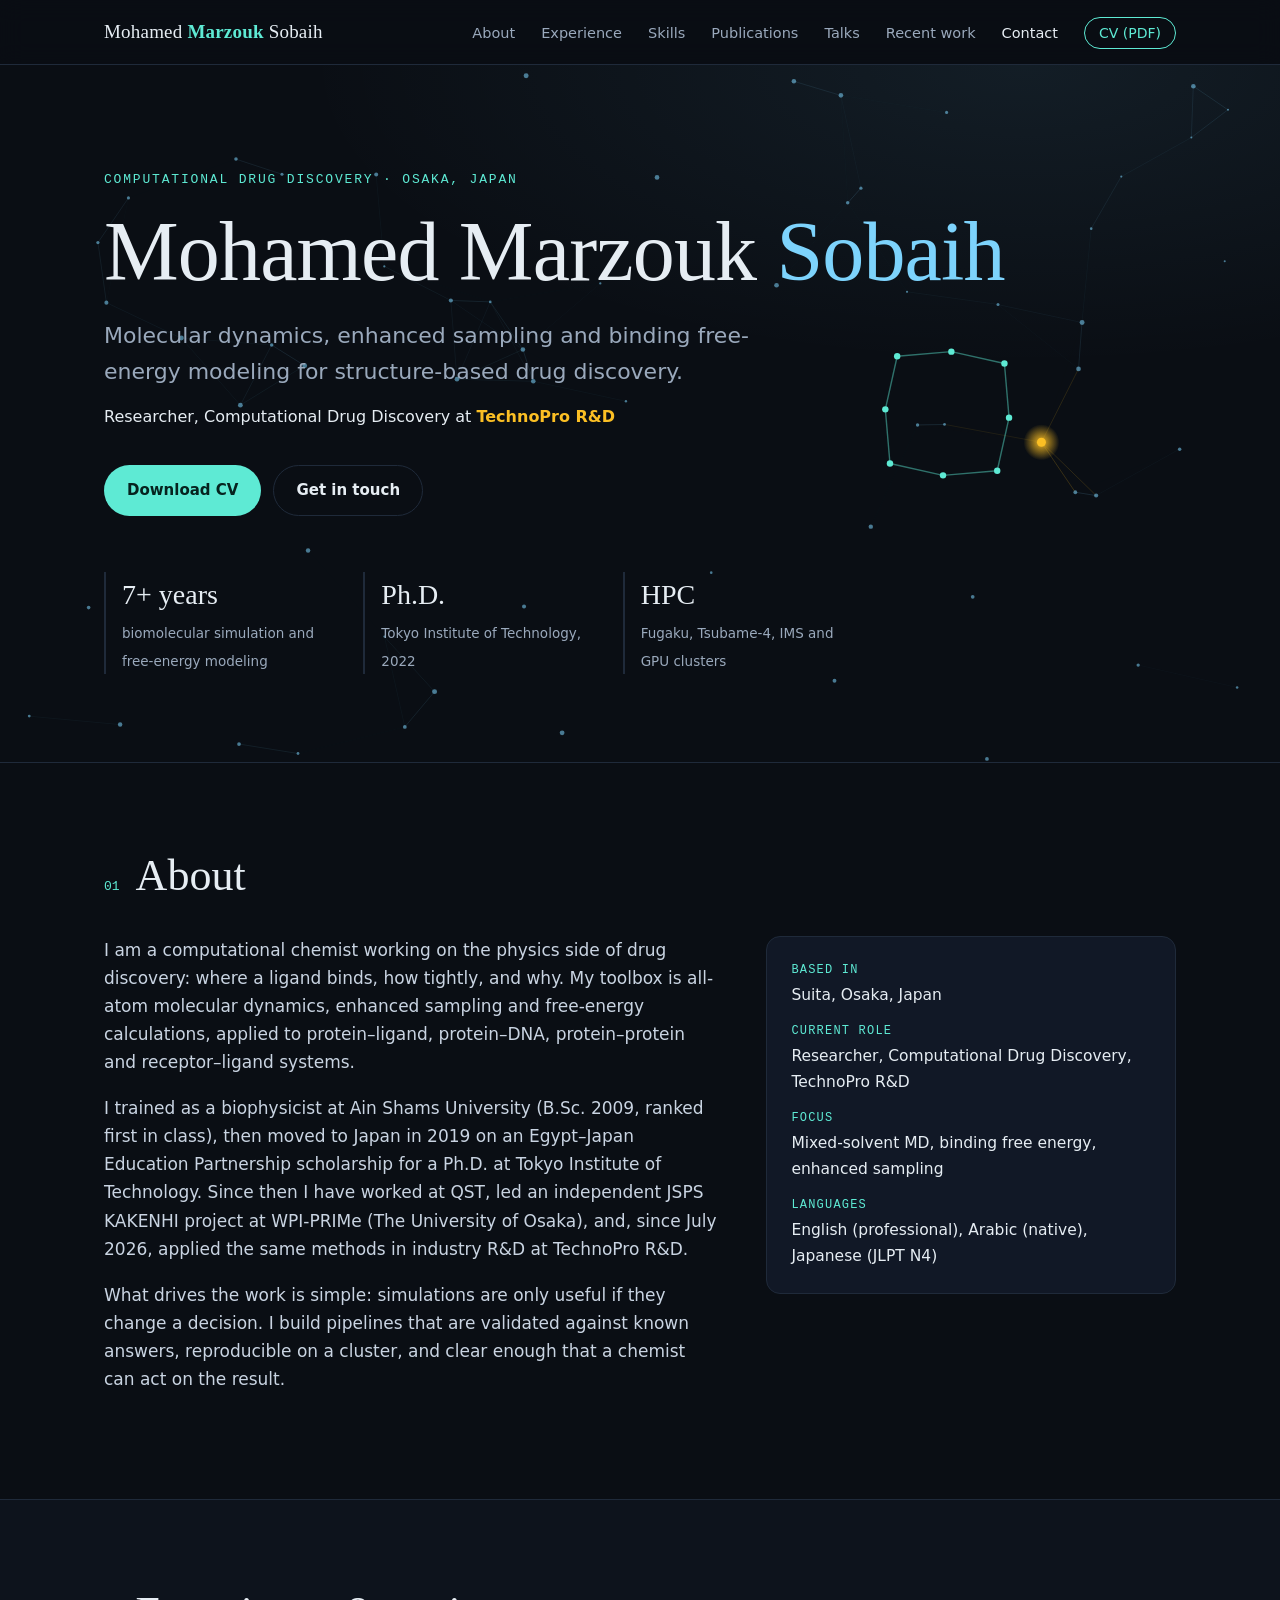
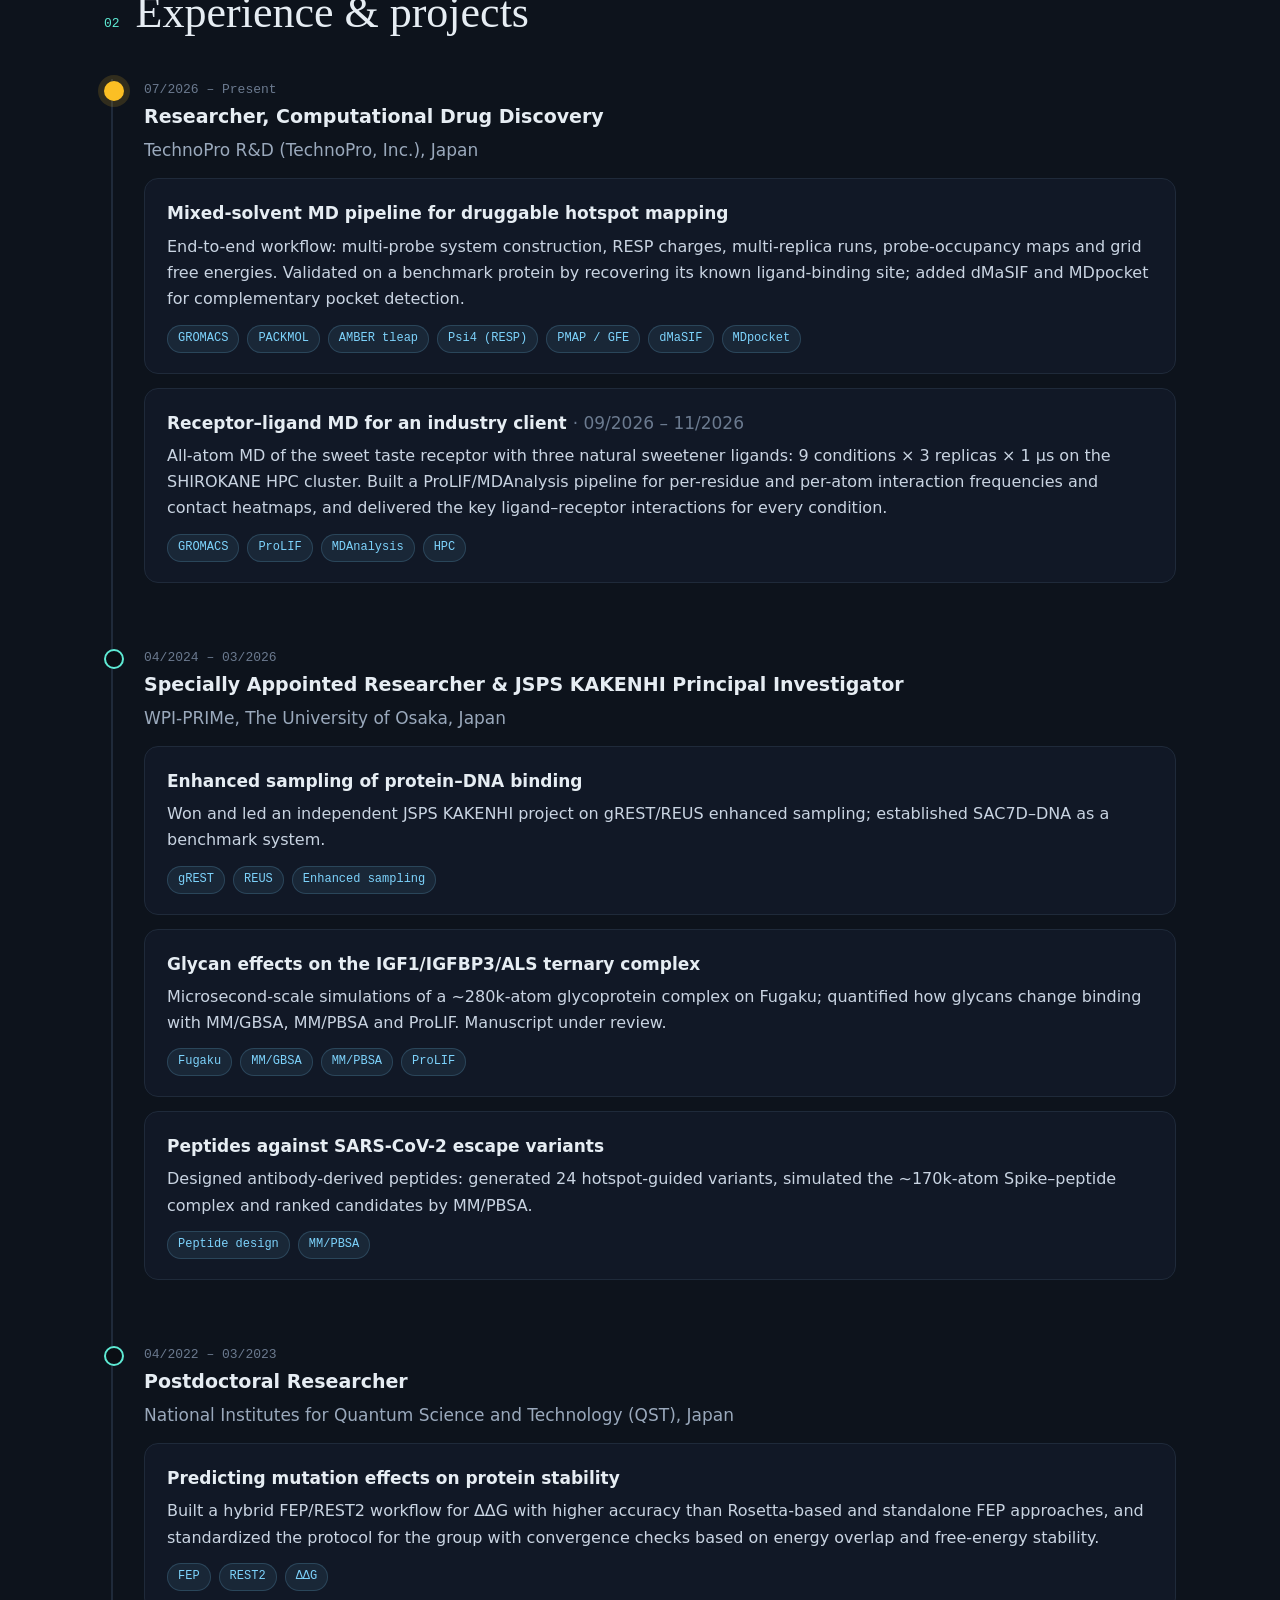
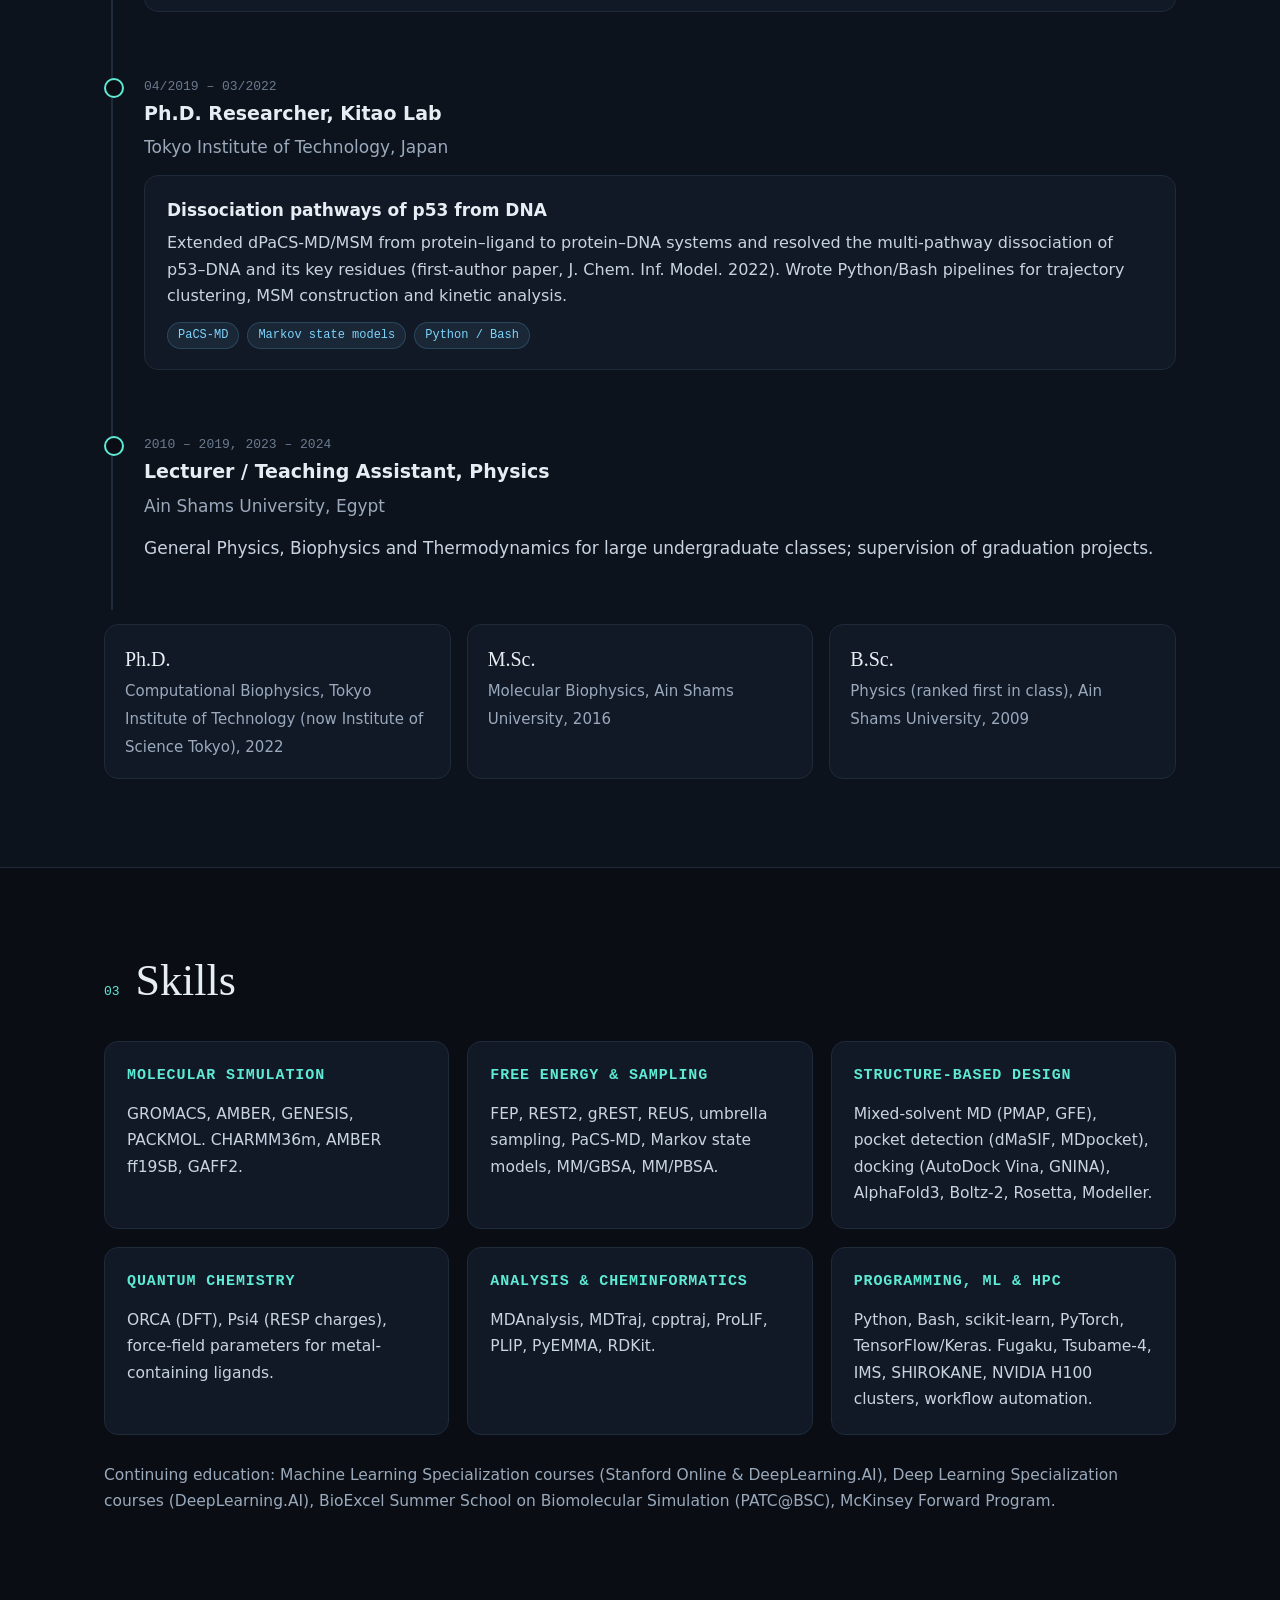
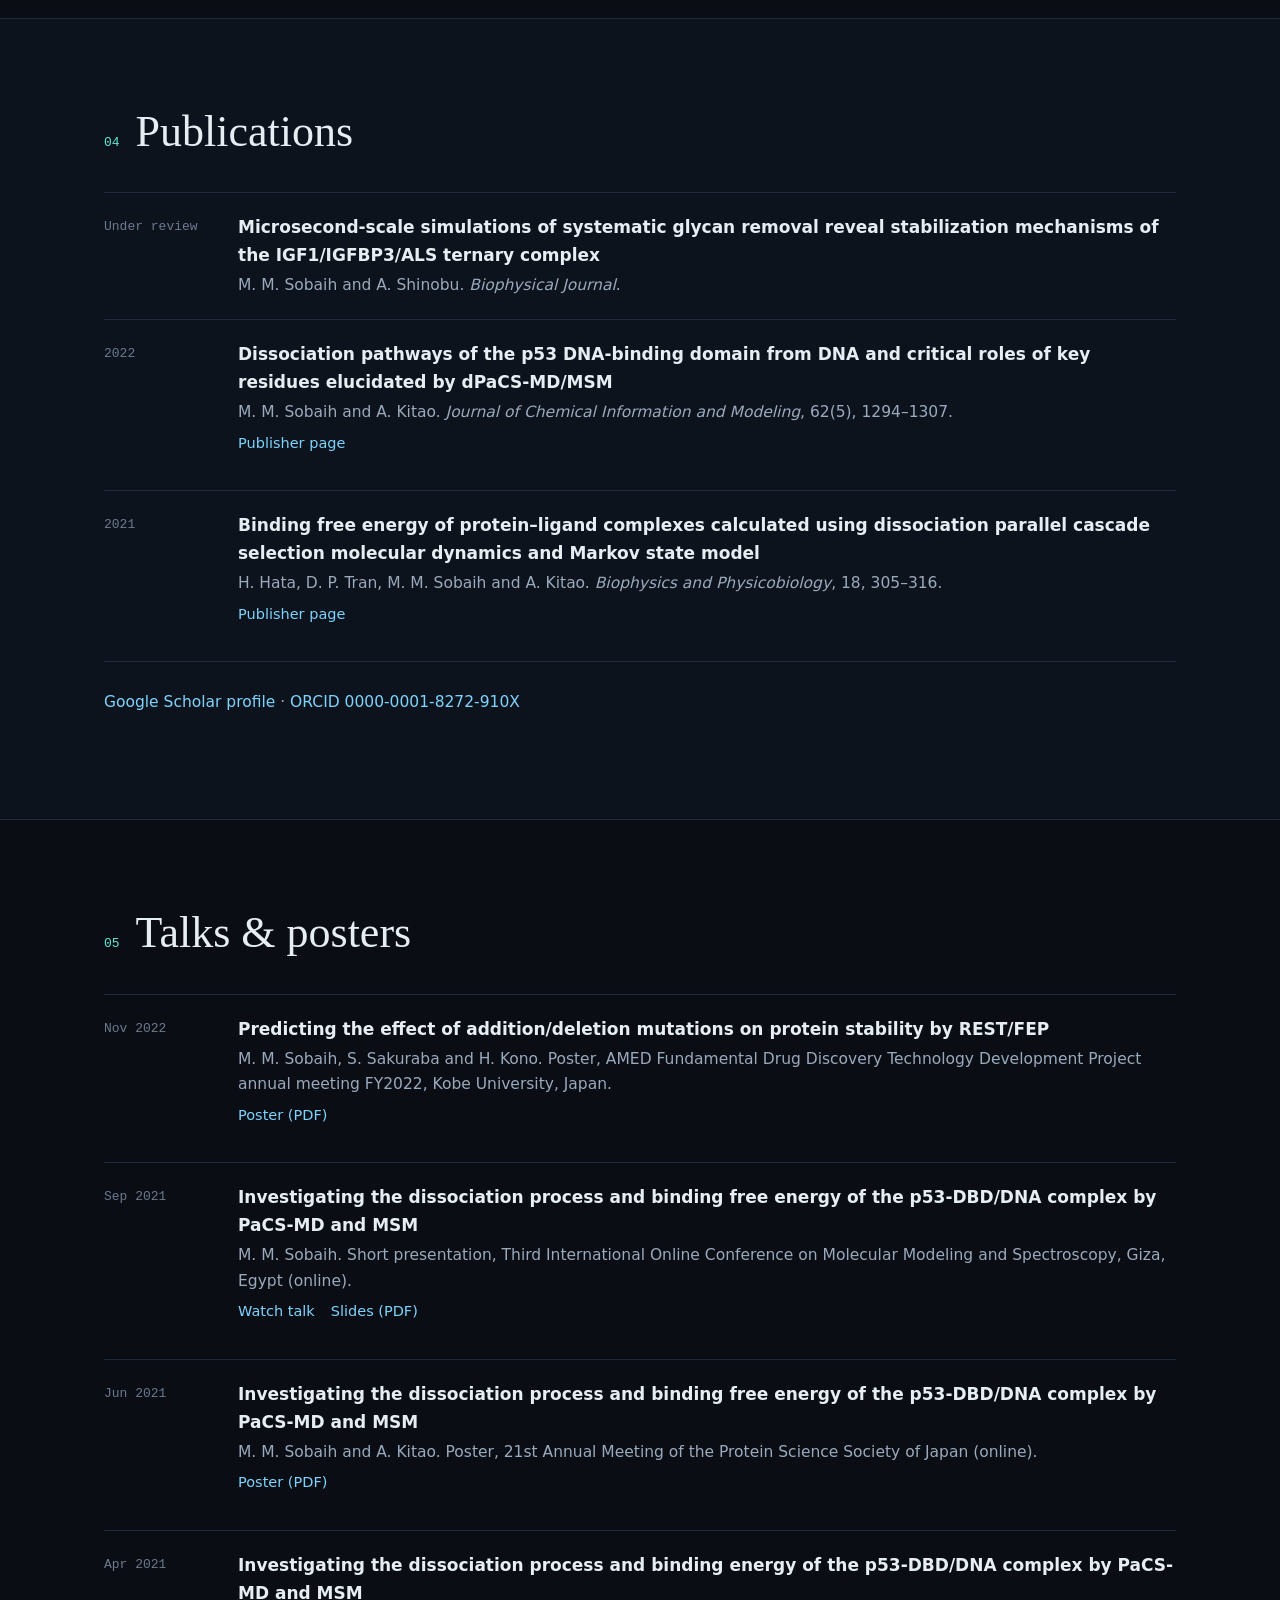
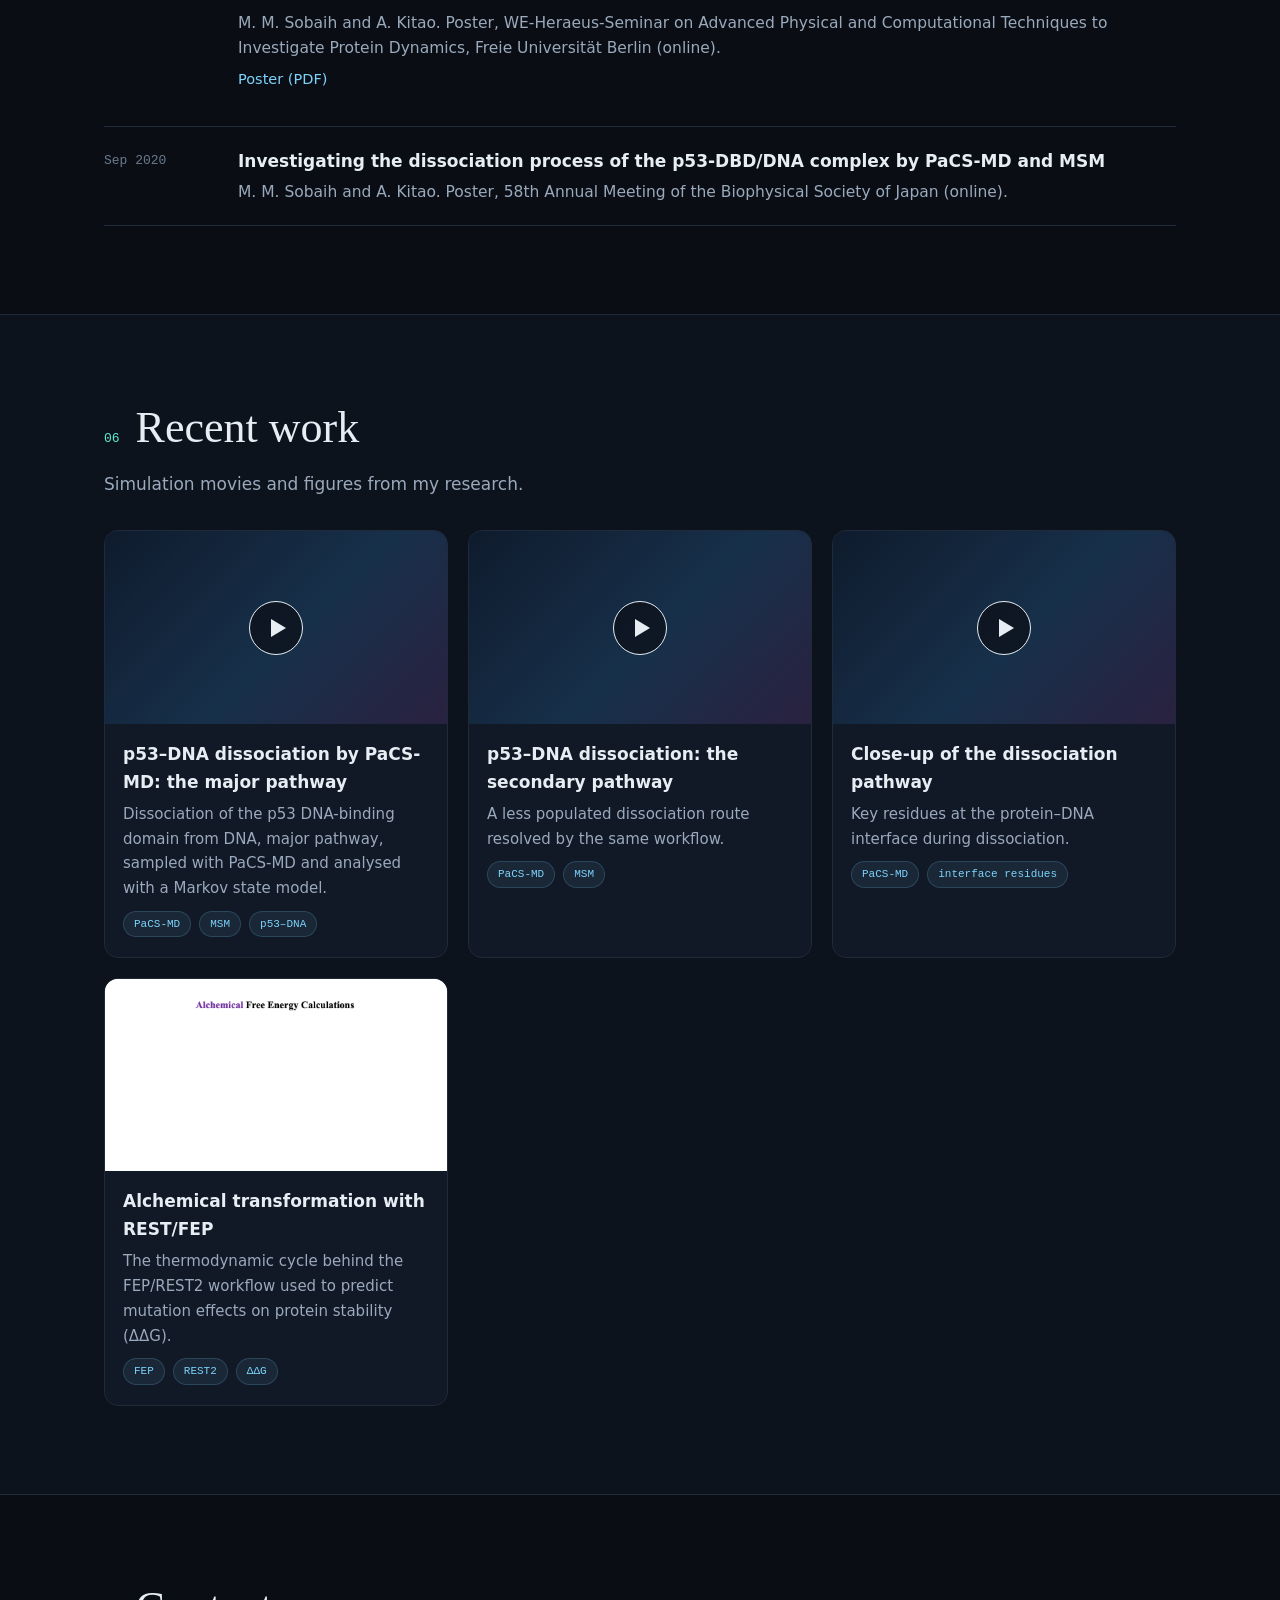
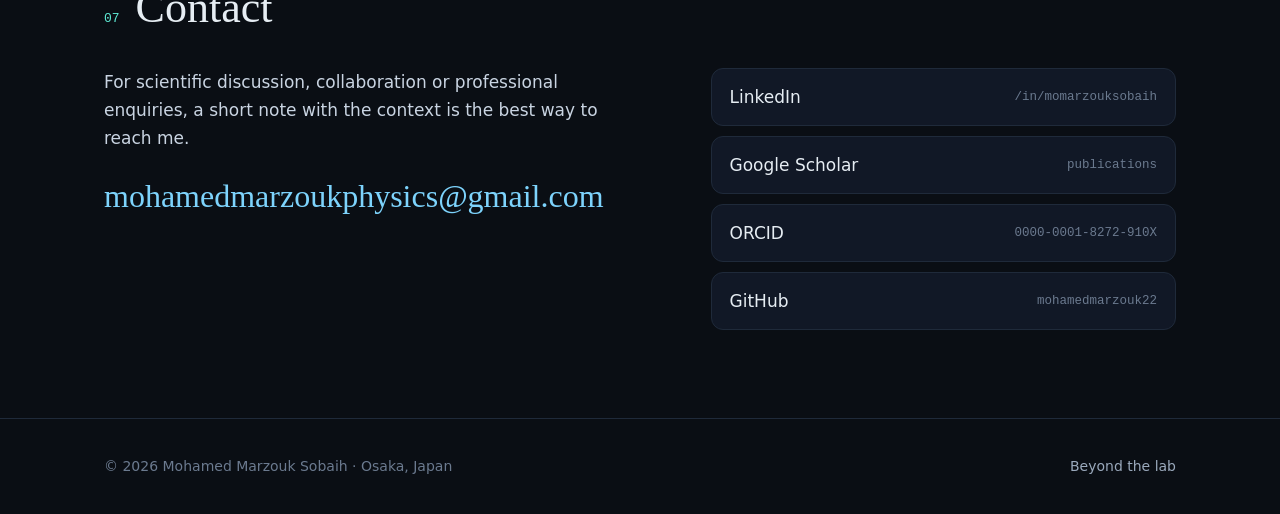
<file: index.html>
<!DOCTYPE html>
<html lang="en" class="no-js">
<head>
<meta charset="utf-8">
<meta name="viewport" content="width=device-width, initial-scale=1">
<title>Mohamed Marzouk Sobaih | Computational Drug Discovery, MD &amp; Free-Energy Modeling</title>
<meta name="description" content="Mohamed Marzouk Sobaih, Ph.D. Computational chemist in Osaka, Japan: molecular dynamics, enhanced sampling and binding free-energy modeling for structure-based drug discovery.">
<link rel="canonical" href="https://marzouksobaih.com/">
<link rel="icon" href="favicon.svg" type="image/svg+xml">
<meta name="theme-color" content="#0a0e14">
<meta property="og:type" content="website">
<meta property="og:title" content="Mohamed Marzouk Sobaih | Computational Drug Discovery">
<meta property="og:description" content="Molecular dynamics, enhanced sampling and binding free-energy modeling for structure-based drug discovery.">
<meta property="og:url" content="https://marzouksobaih.com/">
<meta name="twitter:card" content="summary">
<link rel="stylesheet" href="assets/css/style.css">
<script type="application/ld+json">
{
  "@context": "https://schema.org",
  "@type": "Person",
  "name": "Mohamed Marzouk Sobaih",
  "alternateName": ["Mohamed Marzouk Sobeh", "Mohamed Marzouk"],
  "url": "https://marzouksobaih.com/",
  "jobTitle": "Researcher, Computational Drug Discovery",
  "worksFor": { "@type": "Organization", "name": "TechnoPro R&D" },
  "alumniOf": [
    { "@type": "CollegeOrUniversity", "name": "Tokyo Institute of Technology" },
    { "@type": "CollegeOrUniversity", "name": "Ain Shams University" }
  ],
  "knowsAbout": ["Molecular dynamics", "Free-energy calculations", "Enhanced sampling", "Structure-based drug design", "Computational chemistry"],
  "address": { "@type": "PostalAddress", "addressLocality": "Osaka", "addressCountry": "JP" },
  "sameAs": [
    "https://www.linkedin.com/in/momarzouksobaih/",
    "https://scholar.google.com/citations?user=OWIaK9sAAAAJ",
    "https://orcid.org/0000-0001-8272-910X",
    "https://github.com/mohamedmarzouk22"
  ]
}
</script>
</head>
<body>
<a class="skip" href="#main">Skip to content</a>

<header class="nav">
  <div class="wrap">
    <a class="brand" href="#top">Mohamed <b>Marzouk</b> Sobaih</a>
    <button class="menu-btn" aria-label="Menu" aria-expanded="false">Menu</button>
    <ul>
      <li><a href="#about">About</a></li>
      <li><a href="#experience">Experience</a></li>
      <li><a href="#skills">Skills</a></li>
      <li><a href="#publications">Publications</a></li>
      <li><a href="#talks">Talks</a></li>
      <li><a href="#work">Recent work</a></li>
      <li><a href="#contact">Contact</a></li>
      <li><a class="cv" href="pdf/Marzouk_Sobaih_CV_Industry.pdf">CV (PDF)</a></li>
    </ul>
  </div>
</header>

<main id="main">
<!-- To use a short MD movie behind the hero: put it in assets/video/ (under 5 MB, muted, MP4/H.264)
     and add data-video="assets/video/md-hero.mp4" to the <section id="hero"> tag below. -->
<section class="hero" id="hero">
  <canvas id="hero-canvas" aria-hidden="true"></canvas>
  <div class="wrap" id="top">
    <p class="eyebrow">Computational drug discovery · Osaka, Japan</p>
    <h1>Mohamed Marzouk <span>Sobaih</span></h1>
    <p class="lead">Molecular dynamics, enhanced sampling and binding free-energy modeling for structure-based drug discovery.</p>
    <p class="role">Researcher, Computational Drug Discovery at <b>TechnoPro R&amp;D</b></p>
    <div class="btns">
      <a class="btn primary" href="pdf/Marzouk_Sobaih_CV_Industry.pdf">Download CV</a>
      <a class="btn ghost" href="#contact">Get in touch</a>
    </div>
    <div class="stats">
      <div class="stat"><b>7+ years</b><span>biomolecular simulation and free-energy modeling</span></div>
      <div class="stat"><b>Ph.D.</b><span>Tokyo Institute of Technology, 2022</span></div>
      <div class="stat"><b>HPC</b><span>Fugaku, Tsubame-4, IMS and GPU clusters</span></div>
    </div>
  </div>
</section>

<section id="about">
  <div class="wrap">
    <div class="sec-head"><span class="n">01</span><h2>About</h2></div>
    <div class="about">
      <div class="reveal">
        <p>I am a computational chemist working on the physics side of drug discovery: where a ligand binds, how tightly, and why. My toolbox is all-atom molecular dynamics, enhanced sampling and free-energy calculations, applied to protein–ligand, protein–DNA, protein–protein and receptor–ligand systems.</p>
        <p>I trained as a biophysicist at Ain Shams University (B.Sc. 2009, ranked first in class), then moved to Japan in 2019 on an Egypt–Japan Education Partnership scholarship for a Ph.D. at Tokyo Institute of Technology. Since then I have worked at QST, led an independent JSPS KAKENHI project at WPI-PRIMe (The University of Osaka), and, since July 2026, applied the same methods in industry R&amp;D at TechnoPro R&amp;D.</p>
        <p>What drives the work is simple: simulations are only useful if they change a decision. I build pipelines that are validated against known answers, reproducible on a cluster, and clear enough that a chemist can act on the result.</p>
      </div>
      <aside class="facts reveal">
        <dl>
          <dt>Based in</dt><dd>Suita, Osaka, Japan</dd>
          <dt>Current role</dt><dd>Researcher, Computational Drug Discovery, TechnoPro R&amp;D</dd>
          <dt>Focus</dt><dd>Mixed-solvent MD, binding free energy, enhanced sampling</dd>
          <dt>Languages</dt><dd>English (professional), Arabic (native), Japanese (JLPT N4)</dd>
        </dl>
      </aside>
    </div>
  </div>
</section>

<section class="alt" id="experience">
  <div class="wrap">
    <div class="sec-head"><span class="n">02</span><h2>Experience &amp; projects</h2></div>
    <ol class="timeline">

      <li class="job now reveal">
        <span class="when">07/2026 – Present</span>
        <h3>Researcher, Computational Drug Discovery</h3>
        <p class="org">TechnoPro R&amp;D (TechnoPro, Inc.), Japan</p>
        <div class="proj">
          <h4>Mixed-solvent MD pipeline for druggable hotspot mapping</h4>
          <p>End-to-end workflow: multi-probe system construction, RESP charges, multi-replica runs, probe-occupancy maps and grid free energies. Validated on a benchmark protein by recovering its known ligand-binding site; added dMaSIF and MDpocket for complementary pocket detection.</p>
          <ul class="chips"><li>GROMACS</li><li>PACKMOL</li><li>AMBER tleap</li><li>Psi4 (RESP)</li><li>PMAP / GFE</li><li>dMaSIF</li><li>MDpocket</li></ul>
        </div>
        <div class="proj">
          <h4>Receptor–ligand MD for an industry client <span style="color:var(--faint);font-weight:400">· 09/2026 – 11/2026</span></h4>
          <p>All-atom MD of the sweet taste receptor with three natural sweetener ligands: 9 conditions × 3 replicas × 1 µs on the SHIROKANE HPC cluster. Built a ProLIF/MDAnalysis pipeline for per-residue and per-atom interaction frequencies and contact heatmaps, and delivered the key ligand–receptor interactions for every condition.</p>
          <ul class="chips"><li>GROMACS</li><li>ProLIF</li><li>MDAnalysis</li><li>HPC</li></ul>
        </div>
      </li>

      <li class="job reveal">
        <span class="when">04/2024 – 03/2026</span>
        <h3>Specially Appointed Researcher &amp; JSPS KAKENHI Principal Investigator</h3>
        <p class="org">WPI-PRIMe, The University of Osaka, Japan</p>
        <div class="proj">
          <h4>Enhanced sampling of protein–DNA binding</h4>
          <p>Won and led an independent JSPS KAKENHI project on gREST/REUS enhanced sampling; established SAC7D–DNA as a benchmark system.</p>
          <ul class="chips"><li>gREST</li><li>REUS</li><li>Enhanced sampling</li></ul>
        </div>
        <div class="proj">
          <h4>Glycan effects on the IGF1/IGFBP3/ALS ternary complex</h4>
          <p>Microsecond-scale simulations of a ~280k-atom glycoprotein complex on Fugaku; quantified how glycans change binding with MM/GBSA, MM/PBSA and ProLIF. Manuscript under review.</p>
          <ul class="chips"><li>Fugaku</li><li>MM/GBSA</li><li>MM/PBSA</li><li>ProLIF</li></ul>
        </div>
        <div class="proj">
          <h4>Peptides against SARS-CoV-2 escape variants</h4>
          <p>Designed antibody-derived peptides: generated 24 hotspot-guided variants, simulated the ~170k-atom Spike–peptide complex and ranked candidates by MM/PBSA.</p>
          <ul class="chips"><li>Peptide design</li><li>MM/PBSA</li></ul>
        </div>
      </li>

      <li class="job reveal">
        <span class="when">04/2022 – 03/2023</span>
        <h3>Postdoctoral Researcher</h3>
        <p class="org">National Institutes for Quantum Science and Technology (QST), Japan</p>
        <div class="proj">
          <h4>Predicting mutation effects on protein stability</h4>
          <p>Built a hybrid FEP/REST2 workflow for ΔΔG with higher accuracy than Rosetta-based and standalone FEP approaches, and standardized the protocol for the group with convergence checks based on energy overlap and free-energy stability.</p>
          <ul class="chips"><li>FEP</li><li>REST2</li><li>ΔΔG</li></ul>
        </div>
      </li>

      <li class="job reveal">
        <span class="when">04/2019 – 03/2022</span>
        <h3>Ph.D. Researcher, Kitao Lab</h3>
        <p class="org">Tokyo Institute of Technology, Japan</p>
        <div class="proj">
          <h4>Dissociation pathways of p53 from DNA</h4>
          <p>Extended dPaCS-MD/MSM from protein–ligand to protein–DNA systems and resolved the multi-pathway dissociation of p53–DNA and its key residues (first-author paper, J. Chem. Inf. Model. 2022). Wrote Python/Bash pipelines for trajectory clustering, MSM construction and kinetic analysis.</p>
          <ul class="chips"><li>PaCS-MD</li><li>Markov state models</li><li>Python / Bash</li></ul>
        </div>
      </li>

      <li class="job reveal">
        <span class="when">2010 – 2019, 2023 – 2024</span>
        <h3>Lecturer / Teaching Assistant, Physics</h3>
        <p class="org">Ain Shams University, Egypt</p>
        <p>General Physics, Biophysics and Thermodynamics for large undergraduate classes; supervision of graduation projects.</p>
      </li>
    </ol>

    <div class="edu reveal">
      <div><b>Ph.D.</b><span>Computational Biophysics, Tokyo Institute of Technology (now Institute of Science Tokyo), 2022</span></div>
      <div><b>M.Sc.</b><span>Molecular Biophysics, Ain Shams University, 2016</span></div>
      <div><b>B.Sc.</b><span>Physics (ranked first in class), Ain Shams University, 2009</span></div>
    </div>
  </div>
</section>

<section id="skills">
  <div class="wrap">
    <div class="sec-head"><span class="n">03</span><h2>Skills</h2></div>
    <div class="skills">
      <div class="skill reveal"><h3>Molecular simulation</h3><p>GROMACS, AMBER, GENESIS, PACKMOL. CHARMM36m, AMBER ff19SB, GAFF2.</p></div>
      <div class="skill reveal"><h3>Free energy &amp; sampling</h3><p>FEP, REST2, gREST, REUS, umbrella sampling, PaCS-MD, Markov state models, MM/GBSA, MM/PBSA.</p></div>
      <div class="skill reveal"><h3>Structure-based design</h3><p>Mixed-solvent MD (PMAP, GFE), pocket detection (dMaSIF, MDpocket), docking (AutoDock Vina, GNINA), AlphaFold3, Boltz-2, Rosetta, Modeller.</p></div>
      <div class="skill reveal"><h3>Quantum chemistry</h3><p>ORCA (DFT), Psi4 (RESP charges), force-field parameters for metal-containing ligands.</p></div>
      <div class="skill reveal"><h3>Analysis &amp; cheminformatics</h3><p>MDAnalysis, MDTraj, cpptraj, ProLIF, PLIP, PyEMMA, RDKit.</p></div>
      <div class="skill reveal"><h3>Programming, ML &amp; HPC</h3><p>Python, Bash, scikit-learn, PyTorch, TensorFlow/Keras. Fugaku, Tsubame-4, IMS, SHIROKANE, NVIDIA H100 clusters, workflow automation.</p></div>
    </div>
    <p class="train reveal">Continuing education: Machine Learning Specialization courses (Stanford Online &amp; DeepLearning.AI), Deep Learning Specialization courses (DeepLearning.AI), BioExcel Summer School on Biomolecular Simulation (PATC@BSC), McKinsey Forward Program.</p>
  </div>
</section>

<section class="alt" id="publications">
  <div class="wrap">
    <div class="sec-head"><span class="n">04</span><h2>Publications</h2></div>
    <ul class="list">
      <li class="reveal"><span class="yr">Under review</span><div>
        <p class="t">Microsecond-scale simulations of systematic glycan removal reveal stabilization mechanisms of the IGF1/IGFBP3/ALS ternary complex</p>
        <p class="m">M. M. Sobaih and A. Shinobu. <i>Biophysical Journal</i>.</p></div></li>
      <li class="reveal"><span class="yr">2022</span><div>
        <p class="t">Dissociation pathways of the p53 DNA-binding domain from DNA and critical roles of key residues elucidated by dPaCS-MD/MSM</p>
        <p class="m">M. M. Sobaih and A. Kitao. <i>Journal of Chemical Information and Modeling</i>, 62(5), 1294–1307.</p>
        <p class="links"><a href="https://pubs.acs.org/doi/10.1021/acs.jcim.1c01508">Publisher page</a></p></div></li>
      <li class="reveal"><span class="yr">2021</span><div>
        <p class="t">Binding free energy of protein–ligand complexes calculated using dissociation parallel cascade selection molecular dynamics and Markov state model</p>
        <p class="m">H. Hata, D. P. Tran, M. M. Sobaih and A. Kitao. <i>Biophysics and Physicobiology</i>, 18, 305–316.</p>
        <p class="links"><a href="https://www.jstage.jst.go.jp/article/biophysico/18/0/18_bppb-v18.037/_article">Publisher page</a></p></div></li>
    </ul>
    <p class="train reveal"><a href="https://scholar.google.com/citations?user=OWIaK9sAAAAJ">Google Scholar profile</a> · <a href="https://orcid.org/0000-0001-8272-910X">ORCID 0000-0001-8272-910X</a></p>
  </div>
</section>

<section id="talks">
  <div class="wrap">
    <div class="sec-head"><span class="n">05</span><h2>Talks &amp; posters</h2></div>
    <ul class="list">
      <li class="reveal"><span class="yr">Nov 2022</span><div>
        <p class="t">Predicting the effect of addition/deletion mutations on protein stability by REST/FEP</p>
        <p class="m">M. M. Sobaih, S. Sakuraba and H. Kono. Poster, AMED Fundamental Drug Discovery Technology Development Project annual meeting FY2022, Kobe University, Japan.</p>
        <p class="links"><a href="pdf/poster_marzouk_RESTFEP_kobe2022.pdf">Poster (PDF)</a></p></div></li>
      <li class="reveal"><span class="yr">Sep 2021</span><div>
        <p class="t">Investigating the dissociation process and binding free energy of the p53-DBD/DNA complex by PaCS-MD and MSM</p>
        <p class="m">M. M. Sobaih. Short presentation, Third International Online Conference on Molecular Modeling and Spectroscopy, Giza, Egypt (online).</p>
        <p class="links"><a href="https://www.youtube.com/watch?v=wroOofDsxos">Watch talk</a> <a href="pdf/Conf_Egypt_shorttalk_marzouk2021.pdf">Slides (PDF)</a></p></div></li>
      <li class="reveal"><span class="yr">Jun 2021</span><div>
        <p class="t">Investigating the dissociation process and binding free energy of the p53-DBD/DNA complex by PaCS-MD and MSM</p>
        <p class="m">M. M. Sobaih and A. Kitao. Poster, 21st Annual Meeting of the Protein Science Society of Japan (online).</p>
        <p class="links"><a href="pdf/proteinsocJapan_june2021.pdf">Poster (PDF)</a></p></div></li>
      <li class="reveal"><span class="yr">Apr 2021</span><div>
        <p class="t">Investigating the dissociation process and binding energy of the p53-DBD/DNA complex by PaCS-MD and MSM</p>
        <p class="m">M. M. Sobaih and A. Kitao. Poster, WE-Heraeus-Seminar on Advanced Physical and Computational Techniques to Investigate Protein Dynamics, Freie Universität Berlin (online).</p>
        <p class="links"><a href="pdf/poster_berlin_april2021.pdf">Poster (PDF)</a></p></div></li>
      <li class="reveal"><span class="yr">Sep 2020</span><div>
        <p class="t">Investigating the dissociation process of the p53-DBD/DNA complex by PaCS-MD and MSM</p>
        <p class="m">M. M. Sobaih and A. Kitao. Poster, 58th Annual Meeting of the Biophysical Society of Japan (online).</p></div></li>
    </ul>
  </div>
</section>

<section class="alt" id="work">
  <div class="wrap">
    <div class="sec-head"><span class="n">06</span><h2>Recent work</h2></div>
    <p class="sub">Simulation movies and figures from my research.</p>
    <div class="work" id="work-grid"><p class="empty">Loading…</p></div>
  </div>
</section>

<section id="contact">
  <div class="wrap">
    <div class="sec-head"><span class="n">07</span><h2>Contact</h2></div>
    <div class="contact">
      <div class="reveal">
        <p>For scientific discussion, collaboration or professional enquiries, a short note with the context is the best way to reach me.</p>
        <a class="mail" href="#contact" data-u="mohamedmarzoukphysics" data-d="gmail.com"><noscript>Email: see my LinkedIn profile</noscript></a>
      </div>
      <ul class="socials reveal">
        <li><a href="https://www.linkedin.com/in/momarzouksobaih/">LinkedIn <span>/in/momarzouksobaih</span></a></li>
        <li><a href="https://scholar.google.com/citations?user=OWIaK9sAAAAJ">Google Scholar <span>publications</span></a></li>
        <li><a href="https://orcid.org/0000-0001-8272-910X">ORCID <span>0000-0001-8272-910X</span></a></li>
        <li><a href="https://github.com/mohamedmarzouk22">GitHub <span>mohamedmarzouk22</span></a></li>
      </ul>
    </div>
  </div>
</section>
</main>

<footer>
  <div class="wrap">
    <span>© 2026 Mohamed Marzouk Sobaih · Osaka, Japan</span>
    <span><a href="personal.html">Beyond the lab</a></span>
  </div>
</footer>
<script src="assets/js/main.js" defer></script>
</body>
</html>
</file>
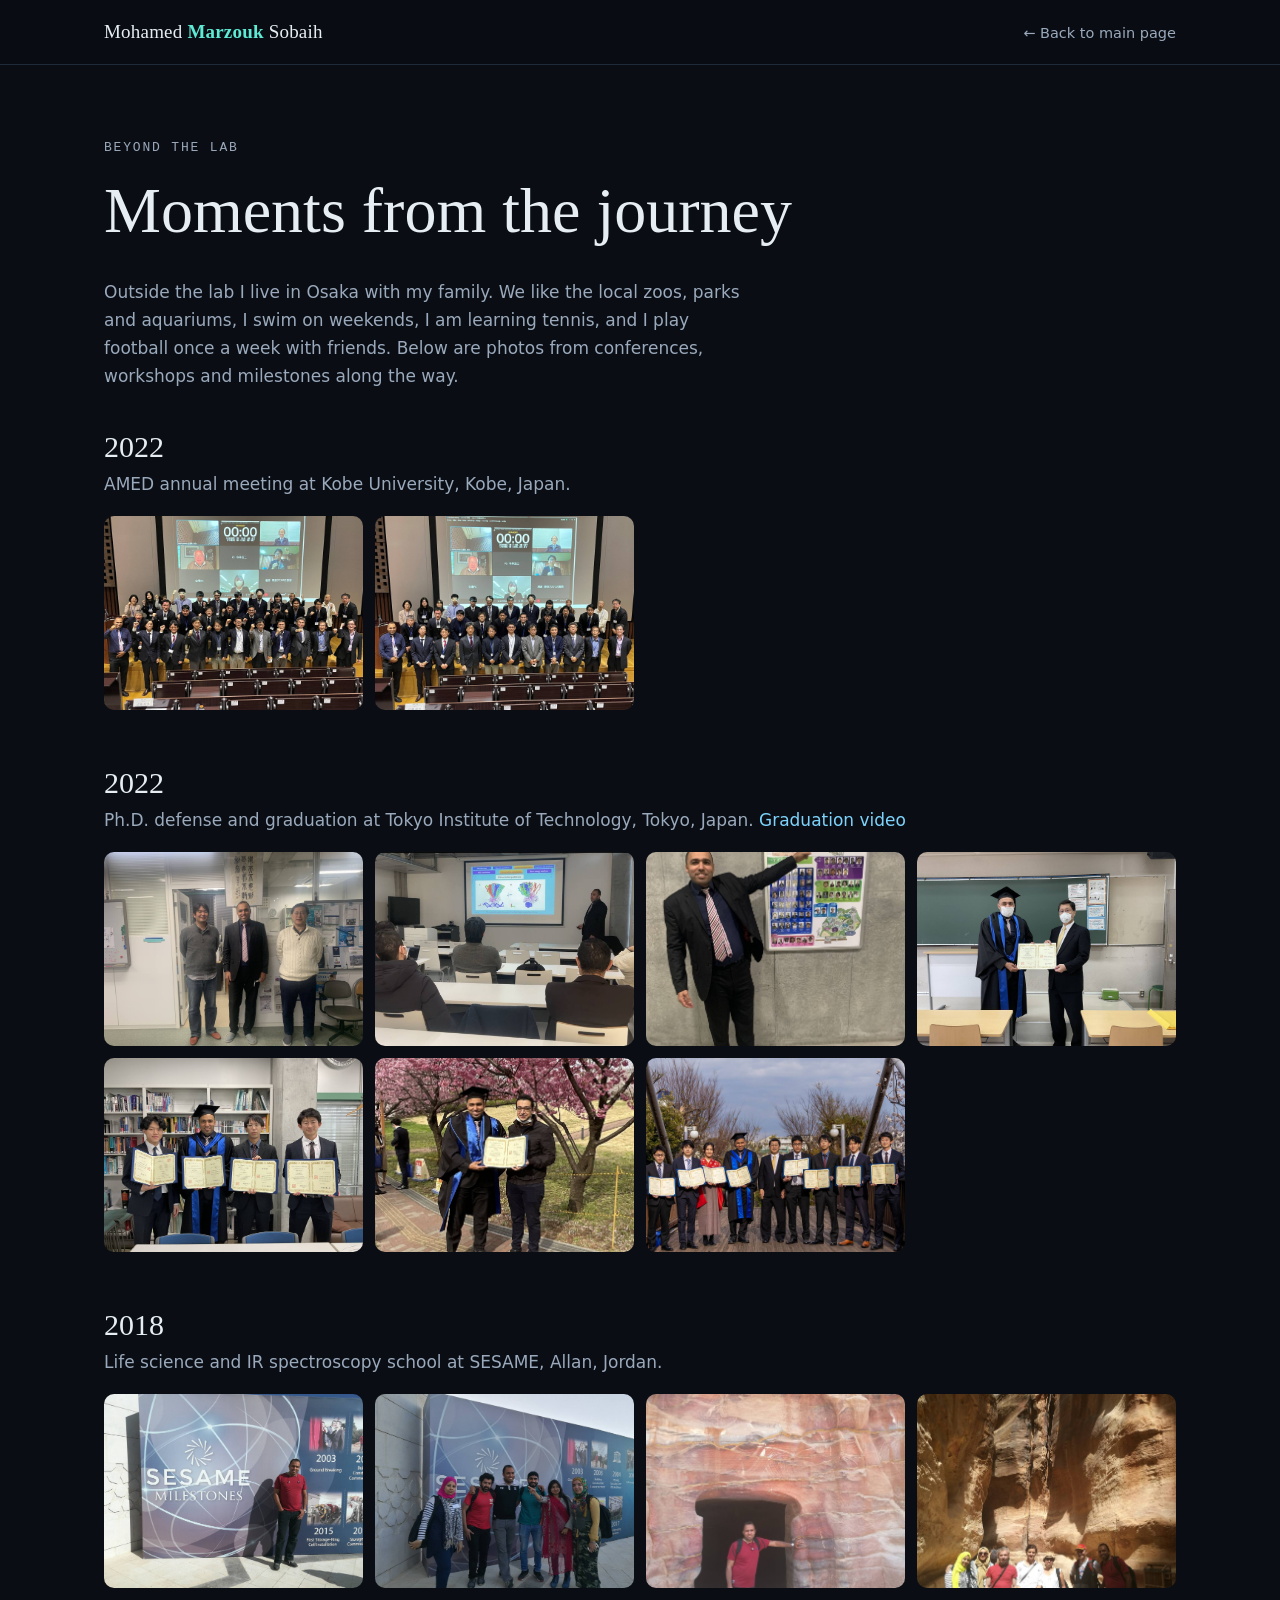
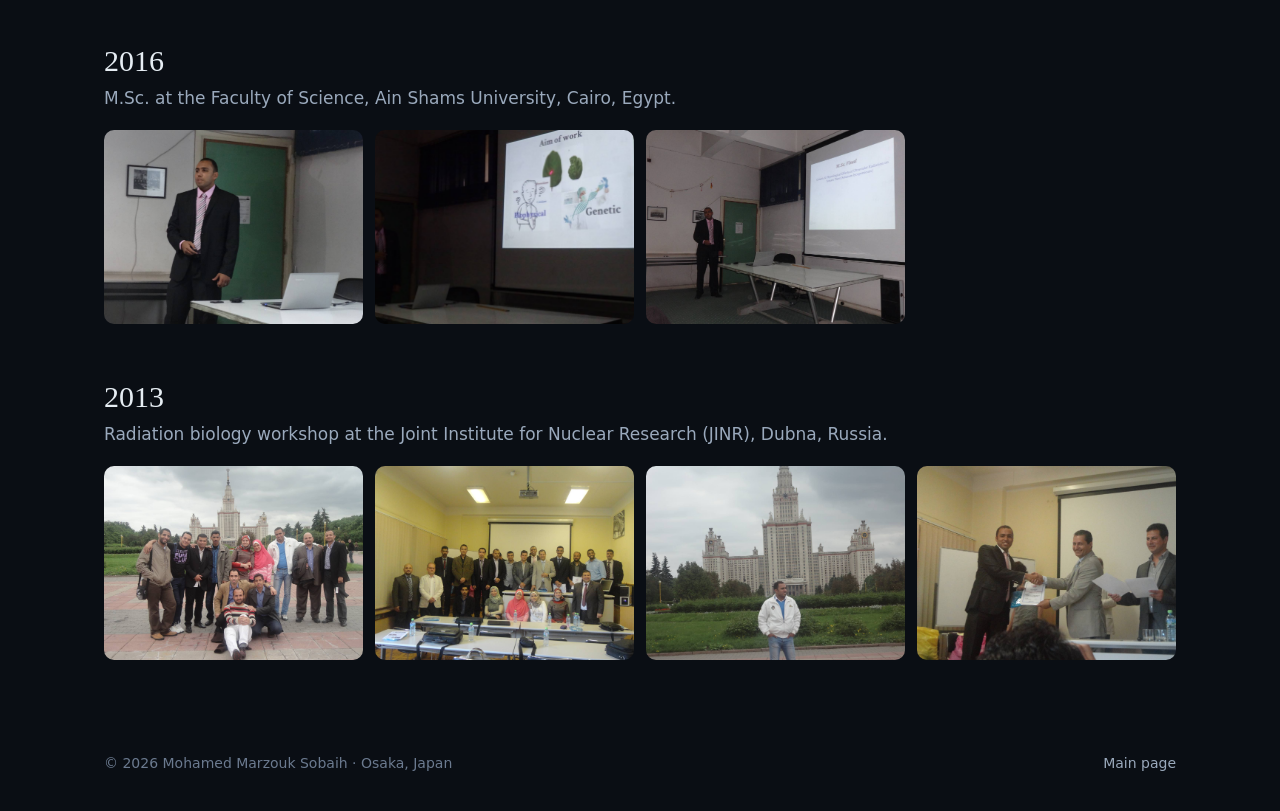
<file: personal.html>
<!DOCTYPE html>
<html lang="en" class="no-js">
<head>
<meta charset="utf-8">
<meta name="viewport" content="width=device-width, initial-scale=1">
<title>Beyond the lab | Mohamed Marzouk Sobaih</title>
<meta name="description" content="Photos and moments outside the main research profile of Mohamed Marzouk Sobaih.">
<meta name="robots" content="noindex,follow">
<link rel="icon" href="favicon.svg" type="image/svg+xml">
<meta name="theme-color" content="#0a0e14">
<link rel="stylesheet" href="assets/css/style.css">
</head>
<body>
<header class="nav">
  <div class="wrap">
    <a class="brand" href="index.html">Mohamed <b>Marzouk</b> Sobaih</a>
    <ul style="display:flex">
      <li><a href="index.html">← Back to main page</a></li>
    </ul>
  </div>
</header>

<main>
  <div class="wrap">
    <div class="page-head">
      <p class="eyebrow">Beyond the lab</p>
      <h1>Moments from the journey</h1>
      <p>Outside the lab I live in Osaka with my family. We like the local zoos, parks and aquariums, I swim on weekends, I am learning tennis, and I play football once a week with friends. Below are photos from conferences, workshops and milestones along the way.</p>
    </div>

    <section class="year reveal" style="padding:0;border:0">
      <h2>2022</h2>
      <p class="cap">AMED annual meeting at Kobe University, Kobe, Japan.</p>
      <div class="gal">
        <button data-full="assets/img/personal/kobe1.jpg" aria-label="AMED annual meeting, Kobe, photo 1"><img loading="lazy" src="assets/img/personal/kobe1.jpg" alt="AMED annual meeting, Kobe"></button>
        <button data-full="assets/img/personal/kobe2.jpg" aria-label="AMED annual meeting, Kobe, photo 2"><img loading="lazy" src="assets/img/personal/kobe2.jpg" alt="AMED annual meeting, Kobe"></button>
      </div>
    </section>

    <section class="year reveal" style="padding:0;border:0">
      <h2>2022</h2>
      <p class="cap">Ph.D. defense and graduation at Tokyo Institute of Technology, Tokyo, Japan. <a href="https://www.youtube.com/watch?v=7eWZeehURuM">Graduation video</a></p>
      <div class="gal">
        <button data-full="assets/img/personal/defense1.jpg" aria-label="Ph.D. defense photo 1"><img loading="lazy" src="assets/img/personal/defense1.jpg" alt="Ph.D. defense"></button>
        <button data-full="assets/img/personal/defense2.jpg" aria-label="Ph.D. defense photo 2"><img loading="lazy" src="assets/img/personal/defense2.jpg" alt="Ph.D. defense"></button>
        <button data-full="assets/img/personal/defense3.jpg" aria-label="Ph.D. defense photo 3"><img loading="lazy" src="assets/img/personal/defense3.jpg" alt="Ph.D. defense"></button>
        <button data-full="assets/img/personal/graduation1.jpg" aria-label="Graduation photo 1"><img loading="lazy" src="assets/img/personal/graduation1.jpg" alt="Graduation day"></button>
        <button data-full="assets/img/personal/graduation2.jpg" aria-label="Graduation photo 2"><img loading="lazy" src="assets/img/personal/graduation2.jpg" alt="Graduation day"></button>
        <button data-full="assets/img/personal/graduation3.jpg" aria-label="Graduation photo 3"><img loading="lazy" src="assets/img/personal/graduation3.jpg" alt="Graduation day"></button>
        <button data-full="assets/img/personal/graduation5.jpg" aria-label="Graduation photo 4"><img loading="lazy" src="assets/img/personal/graduation5.jpg" alt="Graduation day"></button>
      </div>
    </section>

    <section class="year reveal" style="padding:0;border:0">
      <h2>2018</h2>
      <p class="cap">Life science and IR spectroscopy school at SESAME, Allan, Jordan.</p>
      <div class="gal">
        <button data-full="assets/img/personal/sesame1.jpg" aria-label="SESAME school photo 1"><img loading="lazy" src="assets/img/personal/sesame1.jpg" alt="SESAME school"></button>
        <button data-full="assets/img/personal/sesame2.jpg" aria-label="SESAME school photo 2"><img loading="lazy" src="assets/img/personal/sesame2.jpg" alt="SESAME school"></button>
        <button data-full="assets/img/personal/sesame3.jpg" aria-label="SESAME school photo 3"><img loading="lazy" src="assets/img/personal/sesame3.jpg" alt="SESAME school"></button>
        <button data-full="assets/img/personal/sesame4.jpg" aria-label="SESAME school photo 4"><img loading="lazy" src="assets/img/personal/sesame4.jpg" alt="SESAME school"></button>
      </div>
    </section>

    <section class="year reveal" style="padding:0;border:0">
      <h2>2016</h2>
      <p class="cap">M.Sc. at the Faculty of Science, Ain Shams University, Cairo, Egypt.</p>
      <div class="gal">
        <button data-full="assets/img/personal/master1.jpg" aria-label="M.Sc. photo 1"><img loading="lazy" src="assets/img/personal/master1.jpg" alt="M.Sc. at Ain Shams University"></button>
        <button data-full="assets/img/personal/master2.jpg" aria-label="M.Sc. photo 2"><img loading="lazy" src="assets/img/personal/master2.jpg" alt="M.Sc. at Ain Shams University"></button>
        <button data-full="assets/img/personal/master3.jpg" aria-label="M.Sc. photo 3"><img loading="lazy" src="assets/img/personal/master3.jpg" alt="M.Sc. at Ain Shams University"></button>
      </div>
    </section>

    <section class="year reveal" style="padding:0;border:0">
      <h2>2013</h2>
      <p class="cap">Radiation biology workshop at the Joint Institute for Nuclear Research (JINR), Dubna, Russia.</p>
      <div class="gal">
        <button data-full="assets/img/personal/jinr1.jpg" aria-label="JINR workshop photo 1"><img loading="lazy" src="assets/img/personal/jinr1.jpg" alt="JINR workshop, Dubna"></button>
        <button data-full="assets/img/personal/jinr2.jpg" aria-label="JINR workshop photo 2"><img loading="lazy" src="assets/img/personal/jinr2.jpg" alt="JINR workshop, Dubna"></button>
        <button data-full="assets/img/personal/jinr3.jpg" aria-label="JINR workshop photo 3"><img loading="lazy" src="assets/img/personal/jinr3.jpg" alt="JINR workshop, Dubna"></button>
        <button data-full="assets/img/personal/jinr4.jpg" aria-label="JINR workshop photo 4"><img loading="lazy" src="assets/img/personal/jinr4.jpg" alt="JINR workshop, Dubna"></button>
      </div>
    </section>
  </div>
</main>

<div id="lb" role="dialog" aria-label="Photo viewer"><button aria-label="Close">×</button><img alt=""></div>
<footer>
  <div class="wrap">
    <span>© 2026 Mohamed Marzouk Sobaih · Osaka, Japan</span>
    <span><a href="index.html">Main page</a></span>
  </div>
</footer>
<script src="assets/js/main.js" defer></script>
</body>
</html>
</file>
<file: assets/css/style.css>
/* marzouksobaih.com — dark scientific theme. No build step; plain CSS. */
:root{
  --bg:#0a0e14; --bg2:#0d131c; --surface:#111826; --surface2:#162033;
  --border:#1f2a3a; --text:#e6edf3; --muted:#9aa9bc; --faint:#6b7a8f;
  --cyan:#7dd3fc; --teal:#5eead4; --amber:#fbbf24;
  --serif:"Iowan Old Style","Palatino Linotype",Palatino,Georgia,serif;
  --sans:ui-sans-serif,system-ui,-apple-system,"Segoe UI",Roboto,"Helvetica Neue",Arial,sans-serif;
  --mono:ui-monospace,"SF Mono",Menlo,Consolas,monospace;
  --max:1120px; --radius:14px;
}
*{box-sizing:border-box}
html{scroll-behavior:smooth;scroll-padding-top:72px}
body{margin:0;background:var(--bg);color:var(--text);font-family:var(--sans);font-size:17px;line-height:1.65;-webkit-font-smoothing:antialiased}
img{max-width:100%;display:block}
a{color:var(--cyan);text-decoration:none}
a:hover{text-decoration:underline;text-underline-offset:3px}
:focus-visible{outline:2px solid var(--amber);outline-offset:3px;border-radius:4px}
.wrap{max-width:var(--max);margin:0 auto;padding:0 24px}
.skip{position:absolute;left:-999px;top:8px;background:var(--amber);color:#111;padding:8px 14px;border-radius:8px;z-index:100}
.skip:focus{left:8px}

/* nav */
.nav{position:sticky;top:0;z-index:50;background:rgba(10,14,20,.78);backdrop-filter:blur(12px);-webkit-backdrop-filter:blur(12px);border-bottom:1px solid var(--border)}
.nav .wrap{display:flex;align-items:center;justify-content:space-between;height:64px}
.brand{font-family:var(--serif);font-size:19px;color:var(--text);letter-spacing:.2px}
.brand b{color:var(--teal);font-weight:600}
.brand:hover{text-decoration:none}
.nav ul{display:flex;gap:26px;list-style:none;margin:0;padding:0}
.nav ul a{color:var(--muted);font-size:14.5px}
.nav ul a:hover,.nav ul a.active{color:var(--text);text-decoration:none}
.nav .cv{border:1px solid var(--teal);color:var(--teal);padding:7px 14px;border-radius:999px;font-size:14px}
.nav .cv:hover{background:var(--teal);color:#06231f;text-decoration:none}
.menu-btn{display:none;background:none;border:1px solid var(--border);color:var(--text);border-radius:8px;padding:6px 10px;font-size:15px;cursor:pointer}

/* hero */
.hero{position:relative;overflow:hidden;padding:104px 0 88px;border-bottom:1px solid var(--border);background:radial-gradient(1200px 500px at 80% 0%,rgba(125,211,252,.08),transparent 60%),var(--bg)}
#hero-canvas,#hero-video{position:absolute;inset:0;width:100%;height:100%;z-index:0}
#hero-video{object-fit:cover;opacity:.35}
.hero .wrap{position:relative;z-index:1}
.eyebrow{font-family:var(--mono);font-size:13px;letter-spacing:.14em;text-transform:uppercase;color:var(--teal);margin:0 0 18px}
.hero h1{font-family:var(--serif);font-weight:500;font-size:clamp(42px,7vw,84px);line-height:1.04;margin:0 0 22px;letter-spacing:-.01em}
.hero h1 span{color:var(--cyan)}
.lead{font-size:clamp(18px,2.2vw,22px);color:var(--muted);max-width:660px;margin:0 0 14px}
.role{font-size:16px;color:var(--text);margin:0 0 34px}
.role b{color:var(--amber);font-weight:600}
.btns{display:flex;flex-wrap:wrap;gap:12px;margin-bottom:56px}
.btn{display:inline-block;padding:12px 22px;border-radius:999px;font-weight:600;font-size:15px;border:1px solid transparent}
.btn.primary{background:var(--teal);color:#06231f}
.btn.primary:hover{background:#8ff3e2;text-decoration:none}
.btn.ghost{border-color:var(--border);color:var(--text)}
.btn.ghost:hover{border-color:var(--cyan);text-decoration:none}
.stats{display:grid;grid-template-columns:repeat(3,minmax(0,1fr));gap:18px;max-width:760px}
.stat{border-left:2px solid var(--border);padding-left:16px}
.stat b{display:block;font-family:var(--serif);font-size:28px;font-weight:500;color:var(--text)}
.stat span{font-size:13.5px;color:var(--muted)}

/* sections */
section{padding:88px 0;border-bottom:1px solid var(--border)}
section.alt{background:var(--bg2)}
.sec-head{display:flex;align-items:baseline;gap:16px;margin-bottom:36px}
.sec-head .n{font-family:var(--mono);font-size:13px;color:var(--teal)}
h2{font-family:var(--serif);font-weight:500;font-size:clamp(30px,4vw,44px);line-height:1.12;margin:0}
h3{font-size:19px;margin:0 0 4px;font-weight:600}
.sub{color:var(--muted);margin:-18px 0 32px;max-width:640px}

/* about */
.about{display:grid;grid-template-columns:minmax(0,1.5fr) minmax(0,1fr);gap:48px}
.about p{margin:0 0 18px;color:#c9d4e2}
.facts{background:var(--surface);border:1px solid var(--border);border-radius:var(--radius);padding:24px;align-self:start}
.facts dl{margin:0}
.facts dt{font-family:var(--mono);font-size:12px;letter-spacing:.1em;text-transform:uppercase;color:var(--teal);margin-top:14px}
.facts dt:first-child{margin-top:0}
.facts dd{margin:2px 0 0;color:var(--text);font-size:15.5px}

/* timeline */
.timeline{position:relative;margin:0;padding:0;list-style:none}
.timeline::before{content:"";position:absolute;left:7px;top:6px;bottom:6px;width:2px;background:var(--border)}
.job{position:relative;padding:0 0 44px 40px}
.job::before{content:"";position:absolute;left:0;top:8px;width:16px;height:16px;border-radius:50%;background:var(--bg);border:2px solid var(--teal)}
.job.now::before{background:var(--amber);border-color:var(--amber);box-shadow:0 0 0 6px rgba(251,191,36,.15)}
.job .when{font-family:var(--mono);font-size:13px;color:var(--faint)}
.job .org{color:var(--muted);margin:0 0 14px}
.proj{background:var(--surface);border:1px solid var(--border);border-radius:var(--radius);padding:20px 22px;margin:0 0 14px}
.proj h4{margin:0 0 6px;font-size:17px;font-weight:600}
.proj p{margin:0 0 12px;color:#c9d4e2;font-size:16px}
.job>p{color:#c9d4e2;margin:0 0 10px}
.chips{display:flex;flex-wrap:wrap;gap:8px;margin:0;padding:0;list-style:none}
.chips li{font-family:var(--mono);font-size:12px;color:var(--cyan);background:rgba(125,211,252,.08);border:1px solid rgba(125,211,252,.18);padding:3px 10px;border-radius:999px}
.edu{display:grid;grid-template-columns:repeat(3,minmax(0,1fr));gap:16px;margin-top:8px}
.edu div{background:var(--surface);border:1px solid var(--border);border-radius:var(--radius);padding:18px 20px}
.edu b{display:block;font-family:var(--serif);font-size:20px;font-weight:500}
.edu span{color:var(--muted);font-size:15px}

/* skills */
.skills{display:grid;grid-template-columns:repeat(3,minmax(0,1fr));gap:18px}
.skill{background:var(--surface);border:1px solid var(--border);border-radius:var(--radius);padding:22px}
.skill h3{font-size:15px;font-family:var(--mono);letter-spacing:.06em;text-transform:uppercase;color:var(--teal);margin-bottom:12px}
.skill p{margin:0;color:#c9d4e2;font-size:15.5px;line-height:1.7}
.train{margin-top:28px;color:var(--muted);font-size:15.5px}

/* lists */
.list{list-style:none;margin:0;padding:0}
.list li{padding:20px 0;border-top:1px solid var(--border);display:grid;grid-template-columns:110px minmax(0,1fr);gap:24px}
.list li:last-child{border-bottom:1px solid var(--border)}
.list .yr{font-family:var(--mono);font-size:13px;color:var(--faint);padding-top:3px}
.list .t{margin:0 0 4px;font-weight:600;color:var(--text)}
.list .m{margin:0;color:var(--muted);font-size:15.5px}
.list .links{margin-top:6px;font-size:14.5px;display:flex;gap:16px;flex-wrap:wrap}

/* recent work */
.work{display:grid;grid-template-columns:repeat(auto-fill,minmax(300px,1fr));gap:20px}
.card{background:var(--surface);border:1px solid var(--border);border-radius:var(--radius);overflow:hidden;display:flex;flex-direction:column;color:inherit;transition:transform .2s,border-color .2s}
a.card:hover{transform:translateY(-3px);border-color:var(--cyan);text-decoration:none}
.thumb{position:relative;aspect-ratio:16/9;background:linear-gradient(135deg,#0f1b2d,#17304a 55%,#2a2140);display:grid;place-items:center;overflow:hidden}
.thumb img{position:absolute;inset:0;width:100%;height:100%;object-fit:cover}
.thumb .play{position:relative;width:54px;height:54px;border-radius:50%;background:rgba(10,14,20,.7);border:1.5px solid var(--text);display:grid;place-items:center}
.thumb .play::after{content:"";border-left:15px solid var(--text);border-top:9px solid transparent;border-bottom:9px solid transparent;margin-left:4px}
.thumb.contain{background:#fff}
.thumb.contain img{object-fit:contain}
.card .body{padding:16px 18px 20px}
.card h3{font-size:17px;margin-bottom:6px}
.card p{margin:0 0 10px;color:var(--muted);font-size:15px}
.card .chips li{font-size:11px}
.empty{color:var(--muted)}

/* contact */
.contact{display:grid;grid-template-columns:minmax(0,1.2fr) minmax(0,1fr);gap:48px;align-items:start}
.contact p{color:#c9d4e2;margin:0 0 18px;max-width:520px}
.mail{font-family:var(--serif);font-size:clamp(22px,3.2vw,32px);color:var(--cyan);word-break:break-all}
.socials{list-style:none;margin:0;padding:0;display:grid;gap:10px}
.socials a{display:flex;justify-content:space-between;align-items:center;background:var(--surface);border:1px solid var(--border);border-radius:12px;padding:14px 18px;color:var(--text)}
.socials a:hover{border-color:var(--cyan);text-decoration:none}
.socials span{color:var(--faint);font-family:var(--mono);font-size:12.5px}

footer{padding:36px 0;color:var(--faint);font-size:14px}
footer .wrap{display:flex;justify-content:space-between;flex-wrap:wrap;gap:12px}
footer a{color:var(--muted)}

/* personal page */
.page-head{padding:72px 0 40px}
.page-head h1{font-family:var(--serif);font-weight:500;font-size:clamp(36px,6vw,64px);margin:0 0 14px}
.page-head p{color:var(--muted);max-width:640px;margin:0}
.year{margin:0 0 56px}
.year h2{font-size:30px;margin-bottom:6px}
.year .cap{color:var(--muted);margin:0 0 18px}
.gal{display:grid;grid-template-columns:repeat(auto-fill,minmax(240px,1fr));gap:12px}
.gal button{padding:0;border:0;background:none;cursor:zoom-in;border-radius:10px;overflow:hidden}
.gal img{width:100%;aspect-ratio:4/3;object-fit:cover;transition:transform .3s}
.gal button:hover img{transform:scale(1.04)}
#lb{position:fixed;inset:0;background:rgba(5,8,12,.94);display:none;align-items:center;justify-content:center;z-index:100;padding:24px}
#lb.open{display:flex}
#lb img{max-height:92vh;max-width:94vw;object-fit:contain;border-radius:8px}
#lb button{position:absolute;top:18px;right:22px;background:none;border:1px solid var(--border);color:var(--text);font-size:20px;border-radius:8px;padding:4px 12px;cursor:pointer}

/* reveal */
.reveal{opacity:0;transform:translateY(14px);transition:opacity .6s ease,transform .6s ease}
.reveal.in{opacity:1;transform:none}
.no-js .reveal{opacity:1;transform:none}

@media (max-width:860px){
  .about,.contact{grid-template-columns:1fr;gap:32px}
  .skills,.edu{grid-template-columns:1fr}
  .stats{grid-template-columns:1fr;gap:14px}
  .nav ul{display:none;position:absolute;top:64px;left:0;right:0;flex-direction:column;gap:0;background:var(--bg);border-bottom:1px solid var(--border);padding:8px 24px 16px}
  .nav ul.open{display:flex}
  .nav ul li{padding:10px 0}
  .menu-btn{display:block}
  .list li{grid-template-columns:1fr;gap:6px}
  .hero{padding:72px 0 64px}
  section{padding:64px 0}
}
@media (prefers-reduced-motion:reduce){
  html{scroll-behavior:auto}
  .reveal{opacity:1;transform:none;transition:none}
  a.card:hover{transform:none}
}
</file>
